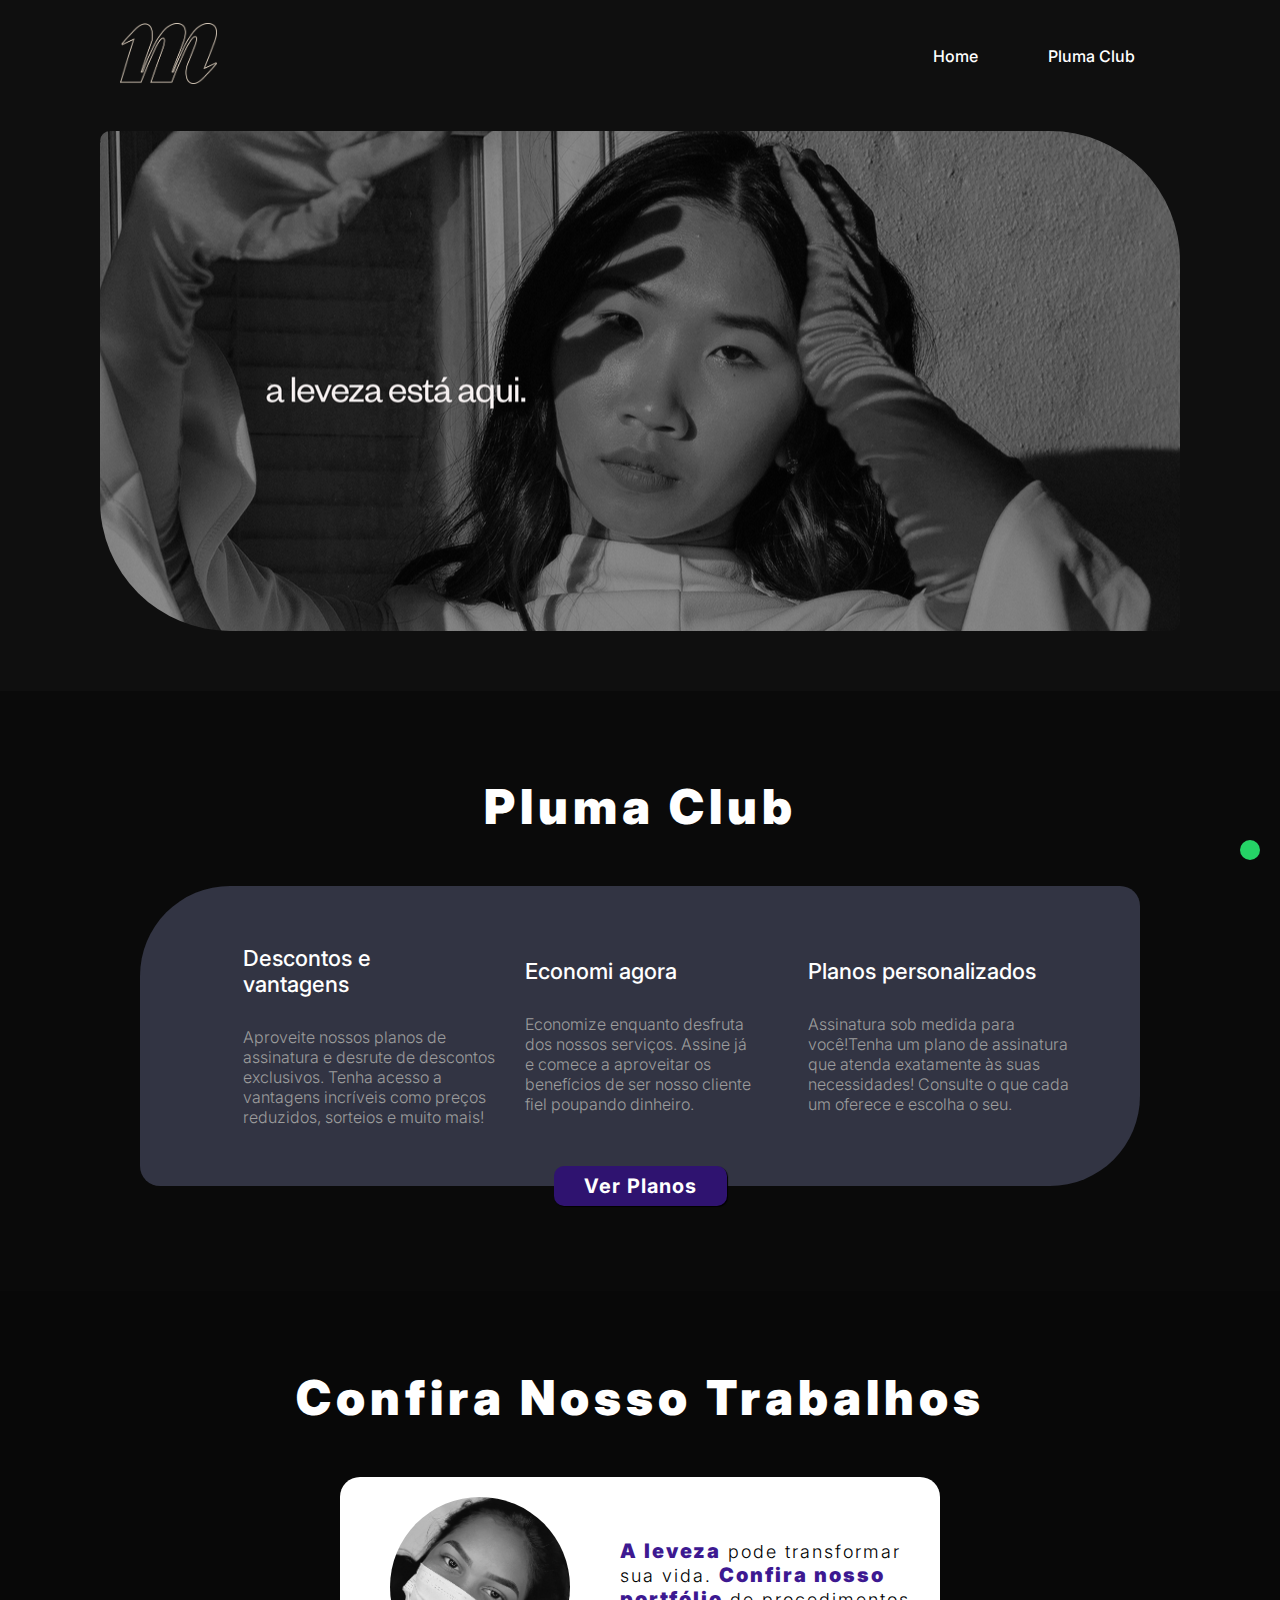
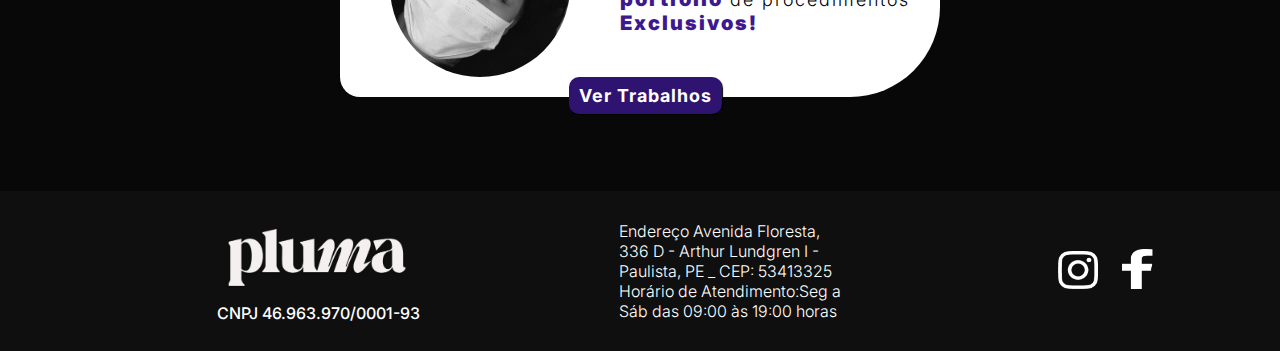
<file: index.html>
<!DOCTYPE html>
<html lang="pt-br">
<head>
    <meta charset="UTF-8">
    <meta http-equiv="X-UA-Compatible" content="IE=edge">
    <meta name="viewport" content="width=device-width, initial-scale=1.0">
    <link rel="stylesheet" href="src/css/reset.css">
    <link rel="stylesheet" href="src/css/style.css">
    <link rel="stylesheet" href="src/css/responsive.css">
    <link rel="stylesheet" href="https://cdnjs.cloudflare.com/ajax/libs/font-awesome/6.4.0/css/all.min.css" integrity="sha512-iecdLmaskl7CVkqkXNQ/ZH/XLlvWZOJyj7Yy7tcenmpD1ypASozpmT/E0iPtmFIB46ZmdtAc9eNBvH0H/ZpiBw==" crossorigin="anonymous" referrerpolicy="no-referrer" />
    <title>Pluma</title>
</head>
<body>
    <nav>
        <div class="logo-container">
            <a href="">
                <img src="src/images/Logo.png" alt="">
            </a>
        </div>

        <ul>
            <li><a href="/">Home</a></li>
            <li><a href="planos/index.html">Pluma Club</a></li>
            <!-- <li><a href="">Contato</a></li>
            <li><a href="">Bloq</a></li>
            <li><a href="">Quem Somos</a></li> -->
        </ul>
    </nav>

    <section class="hero">
        <div class="image"></div>
    </section>

    <section class="club">

        <h1>Pluma Club</h1>

        <div class="box">
            
            <div class="text">
                <h2>Descontos e vantagens</h2>

                <p>
                    Aproveite nossos planos de assinatura e desrute de descontos exclusivos. Tenha acesso a vantagens incríveis como preços reduzidos, sorteios e muito mais!
                </p>
            </div>

            <div class="text">
                <h2>Economi agora</h2>

                <p class="id">
                    Economize enquanto desfruta dos nossos serviços. Assine já e comece a aproveitar os benefícios de ser nosso cliente fiel poupando dinheiro.
                </p>
            </div>

            <div class="text">
                <h2>Planos personalizados</h2>

                <p>
                    Assinatura sob medida para você!Tenha um plano de assinatura que atenda exatamente às suas necessidades! Consulte o que cada um oferece e escolha o seu.
                </p>
            </div>

        </div>
        
        <a class="btn-club" href="planos/index.html">Ver Planos</a>        
    </section>

    <section class="jobs club">
        
        <h1>Confira Nosso Trabalhos</h1>
        <div class="container">
            
            <img src="src/images/job2.jpeg" alt="" width="180px">
            
            <div>
                <p class="legenda">
                    <span>A leveza</span> pode transformar sua vida. 
                    <span>Confira nosso portfólio</span> de procedimentos <span>Exclusivos!</span>
                </p>
            </div>

        </div>
        
        <a  href="https://sites.google.com/view/portfolioplumaestudio/trabalhos?authuser=0&pli=1" target="_blank">Ver Trabalhos</a>
    </section>

    <footer>
        <div class="logo-container">
            <a href="">
                <img src="src/images/Asset pluma.png" alt="">
                <p>CNPJ 46.963.970/0001-93</p>
            </a>
        </div>

        <div class="text">
            <p>
                Endereço
                Avenida Floresta, 336 D - Arthur Lundgren I - Paulista, PE _ CEP: 53413325
                Horário de Atendimento:Seg a Sáb das 09:00 às 19:00 horas
            </p>
        </div>
        
        <div>

            <a href="">
                <img src="src/images/facebook.png" width="60" alt="">
            </a>

            <a href="">
                <img src="src/images/Vector.png" height="60" alt="">

            </a>
        </div>
    </footer>

        <a href="https://api.whatsapp.com/message/UJ5OMLB6ZOW6E1?autoload=1&app_absent=0" target="_blank">
            <i class="fa-brands fa-whatsapp"></i>
        </a>
    
</body>


</html>
</file>
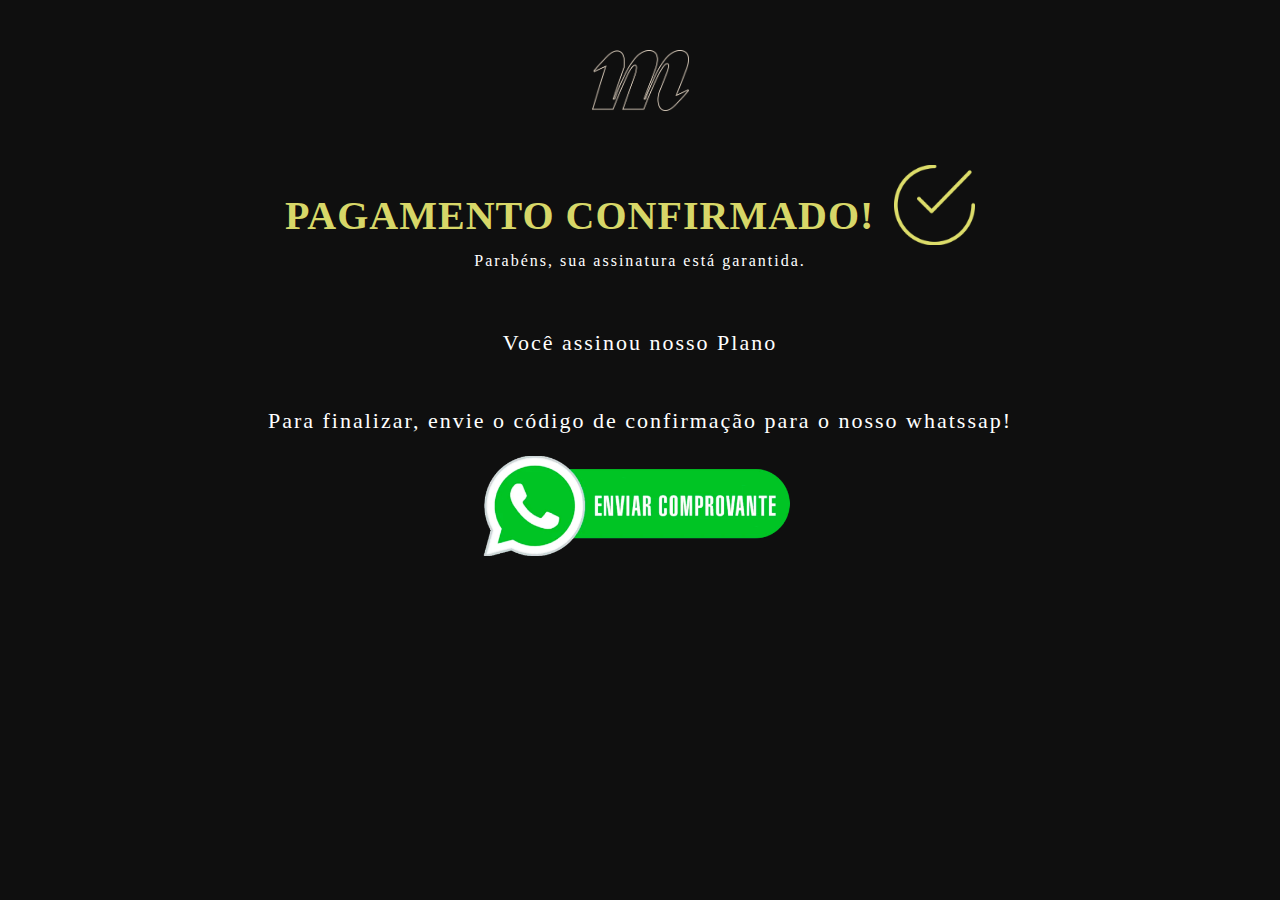
<file: pagamento/index.html>
<!DOCTYPE html>
<html lang="pt-br">
<head>
    <meta charset="UTF-8">
    <meta http-equiv="X-UA-Compatible" content="IE=edge">
    <meta name="viewport" content="width=device-width, initial-scale=1.0">
    <link rel="stylesheet" href="https://cdnjs.cloudflare.com/ajax/libs/font-awesome/6.4.0/css/all.min.css" integrity="sha512-iecdLmaskl7CVkqkXNQ/ZH/XLlvWZOJyj7Yy7tcenmpD1ypASozpmT/E0iPtmFIB46ZmdtAc9eNBvH0H/ZpiBw==" crossorigin="anonymous" referrerpolicy="no-referrer" />
    <link rel="stylesheet" href="style.css">
    <link rel="stylesheet" href="responsive.css">
    <title>Pluma</title>
</head>
<body>

    <nav>
        <a href="">
            <img src="../src/images/Logo.png" alt="">
        </a>
    </nav>
    
    <div class="container">
        <h1>PAGAMENTO CONFIRMADO!</h1>        
        <img class="img2" src="Asset 49 1.png" alt="">
    </div>

    <div class="container2">
        <p>Parabéns, sua assinatura está garantida.</p>

    </div>
    
    <div class="container2 font">
        
        <p>
            <br>
            <br>
            Você assinou nosso Plano
            <br>
            <br>
            <br>
            Para finalizar, envie o código de confirmação para o nosso whatssap!
        </p>

    </div>

    <div class="container2">
        <a href="">
            <img src="Enviar-comprovante 1.png" alt="" height="100">
        </a>

    </div>

    
</body>
</html>
</file>
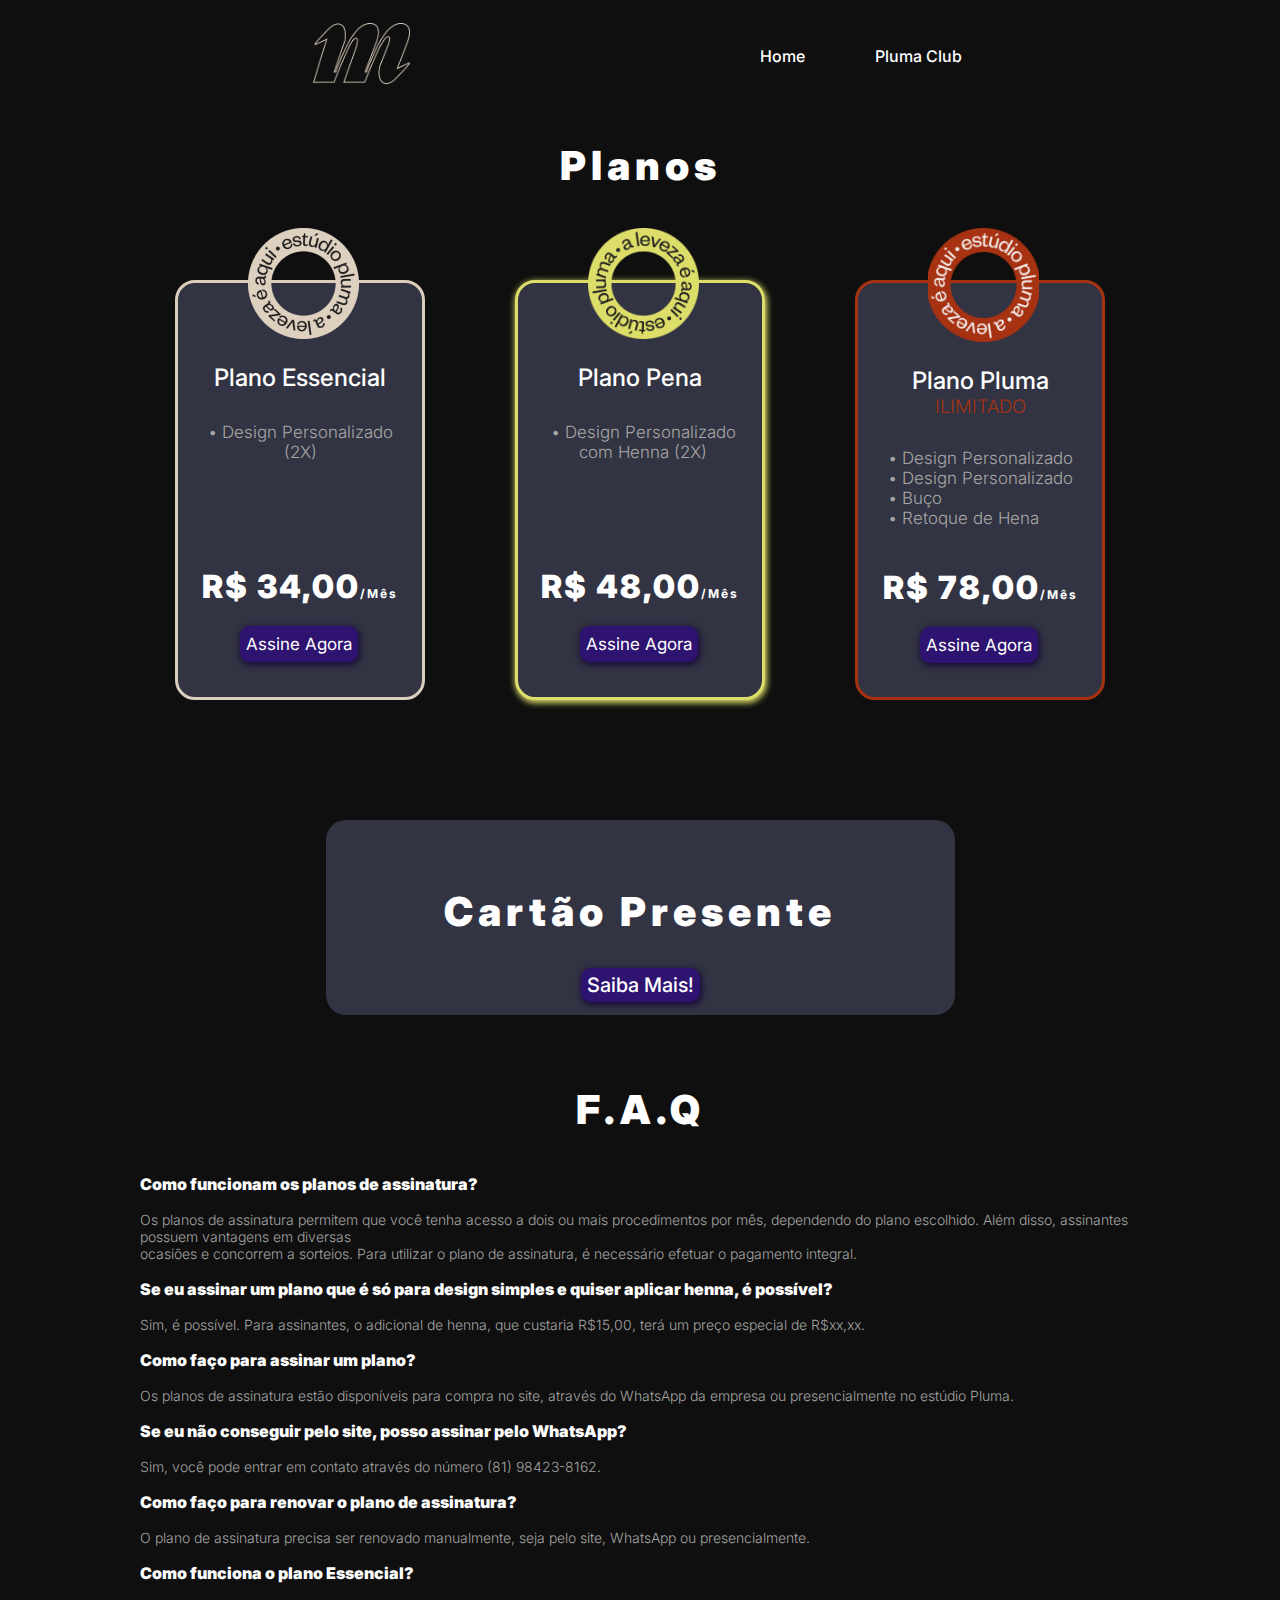
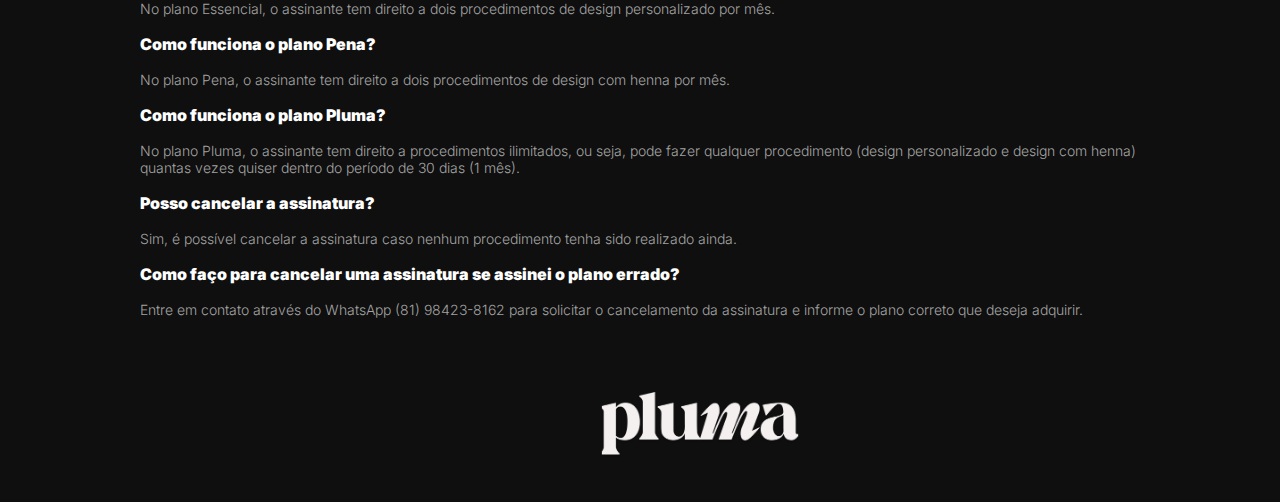
<file: planos/index.html>
<!DOCTYPE html>
<html lang="pt-br">
<head>
    <meta charset="UTF-8">
    <meta http-equiv="X-UA-Compatible" content="IE=edge">
    <meta name="viewport" content="width=device-width, initial-scale=1.0">
    <link rel="stylesheet" href="../src/css/reset.css">
    <link rel="stylesheet" href="style.css">
    <link rel="stylesheet" href="responsive.css">
    <link rel="stylesheet" href="../src/css/responsive.css">
    <link rel="stylesheet" href="https://cdnjs.cloudflare.com/ajax/libs/font-awesome/6.4.0/css/all.min.css" integrity="sha512-iecdLmaskl7CVkqkXNQ/ZH/XLlvWZOJyj7Yy7tcenmpD1ypASozpmT/E0iPtmFIB46ZmdtAc9eNBvH0H/ZpiBw==" crossorigin="anonymous" referrerpolicy="no-referrer" />
    <title>Pluma</title>
</head>
<body>
    <nav>
        <div class="logo-container">
            <a href="../index.html">
                <img src="../src/images/Logo.png" alt="">
            </a>
        </div>

        <ul>
            <li><a href="../index.html">Home</a></li>
            <li><a href="">Pluma Club</a></li>
        </ul>
    </nav>
    <section class="planos">
        <h1>Planos</h1>

        <div class="container"> 
            <div class="shield act1">
                <img src="Asset 10 1.png" alt="">
                
                <div class="title">                    
                    <h2>Plano Essencial</h2>
                </div>

                <div class="box">

                    <p class="desc">• Design Personalizado (2X)</p>
                </div>

                <p class="price text-edit1">R$ 34,00<span>/Mês</span></p>

                <a class="btn" href="https://mpago.la/24nwoLt">Assine Agora</a>
            </div>
            <div class="shield act2">
                <img src="Asset 11 1.png" alt="">

                <div class="title">
                    <h2>Plano Pena</h2>
                </div>

                <p class="desc2">• Design Personalizado com Henna (2X)</p>
                
                <p class="price text-edit">R$ 48,00<span>/Mês</span></p>

                <a class="btn" href="">Assine Agora</a>
                
            </div>
            <div class="shield act3">
                <img src="Asset 12 1.png" alt="">

                <div class="title">
                    <h2>Plano Pluma</h2>
                    <h3 style="color: #a73212;">ILIMITADO</h3>
                </div>

                <div class="box">

                    <p class="asset12">
                        
                        • Design Personalizado <br>
                        • Design Personalizado <br>
                        • Buço <br>
                        • Retoque de Hena
                    </p>
                </div>

                <p class="price">R$ 78,00<span>/Mês</span></p>

                <a class="btn" href="">Assine Agora</a>
            </div>
        </div>
    </section>
    
    <section class="gif">
        
        <div class="box">
            <h1>
                <i class="fa-solid fa-gift" style="color: #eae31f;"></i>
                Cartão Presente

            </h1>
            <a href="https://sites.google.com/view/portfolioplumaestudio/cart%C3%A3o-presente?authuser=0" target="_blank">Saiba Mais!</a>
        </div>

    </section>

    <section class="faq">

        <h1 class="title">F.A.Q</h1>
        <div class="faq-box">

            
            <p>
                <span>Como funcionam os planos de assinatura?</span><br><br>
                Os planos de assinatura permitem que você tenha acesso a dois ou mais procedimentos por mês, dependendo do plano escolhido. Além disso, assinantes possuem vantagens em diversas <br> 
                ocasiões e concorrem a sorteios. Para utilizar o plano de assinatura, é necessário efetuar o pagamento integral. <br> <br>
                
                <span>Se eu assinar um plano que é só para design simples e quiser aplicar henna, é possível?</span><br><br>
                Sim, é possível. Para assinantes, o adicional de henna, que custaria R$15,00, terá um preço especial de R$xx,xx. <br><br>
                
                <span>Como faço para assinar um plano?</span><br><br>
                Os planos de assinatura estão disponíveis para compra no site, através do WhatsApp da empresa ou presencialmente no estúdio Pluma. <br><br>
                
                <span>Se eu não conseguir pelo site, posso assinar pelo WhatsApp?</span><br><br>
                Sim, você pode entrar em contato através do número (81) 98423-8162. <br><br>
                
                <span>Como faço para renovar o plano de assinatura?</span><br><br>
                O plano de assinatura precisa ser renovado manualmente, seja pelo site, WhatsApp ou presencialmente. <br><br>
                
                <span>Como funciona o plano Essencial?</span><br><br>
                No plano Essencial, o assinante tem direito a dois procedimentos de design personalizado por mês. <br><br>
                
                <span>Como funciona o plano Pena?</span><br><br>
                No plano Pena, o assinante tem direito a dois procedimentos de design com henna por mês. <br><br>

                <span>Como funciona o plano Pluma?</span><br><br>
                No plano Pluma, o assinante tem direito a procedimentos ilimitados, ou seja, pode fazer qualquer procedimento (design personalizado e design com henna) quantas vezes quiser dentro do período de 30 dias (1 mês). <br><br>

                <span>Posso cancelar a assinatura?</span><br><br>
                Sim, é possível cancelar a assinatura caso nenhum procedimento tenha sido realizado ainda. <br><br>
                
                <span>Como faço para cancelar uma assinatura se assinei o plano errado?</span><br><br>
                Entre em contato através do WhatsApp (81) 98423-8162 para solicitar o cancelamento da assinatura e informe o plano correto que deseja adquirir. <br><br><br>
            </p>
        </div>
    </section>

    <footer>
        <div class="logo-container">
            <a href="">
                <img src="../src/images/Asset pluma.png" alt="">
            </a>
        </div>
    </footer>
    
</body>


</html>
</file>
<file: src/css/style.css>
html{
    height: 100vh;
    background-color: #0f0f0f;
}

nav{
    display: flex;
    align-items: center;
    justify-content: space-between;
    padding: 20px;
    font-family: 'Inter', sans-serif;
    height: 111px;
}

nav ul, li{
    display: flex;
    margin-right: 60px;
}

nav ul li a{
    padding: 5px;
    font-weight: 500;
}


.logo-container img{
    width: 97px;
    margin-left: 100px;   
}

.logo-container p{
    margin-left: 100px;
    font-weight: 500;
}

.hero{
    display: flex;
    justify-content: center;
    height: 580px;
}

.hero .image{
    margin-top: 20px;
    width: 1080px;
    height: 500px;
    background: url(../images/pluma_2.png) center center no-repeat;
    border-radius: 10px 130px 10px 130px;
    
}

.club{
    display: flex;
    flex-direction: column;
    justify-content: center;
    align-items: center;
    background-color: #0a0a0a;
    height: 600px;
}

.club h1{
    margin-bottom: 50px;
    color: white;
    font-weight: 900;
    letter-spacing: 5px;
    font-size: 48px;
}

.club .box{
    display: flex;
    align-items: center;
    justify-content: space-evenly;
    background-color: #323443;
    width: 1000px;
    height: 300px;
    border-radius: 90px 20px 90px 20px;
    color: white;
    padding: 0 50px;
}

.club .box p{
    color: #9c9c9c;
    margin-top: 30px;
    height: 100px;
    width: 270px;
}

.club .box .id{
    width: 230px;

}

.club .box h2{
    font-size: 22px;
    font-weight: 500;
}


.club .box .text{
    display: flex;
    flex-direction: column;
    justify-content: center;
    width: 230px;
    height: 10px;
}

.club .btn-club{
    margin-top: -20px;
    font-size: 20px;
    padding: 8px 30px;
    box-shadow: 1px 1px 1px black;
    border-radius: 10px;
    background-color: #2f1370;
    font-weight: 700;
    letter-spacing: 1px;
}

.club .btn-club:hover{
    background-color: #3d1991;
}

.jobs{
    background-color: #080808;
    height: 500px;
}

.jobs .container{
    display: flex;
    align-items: center;
    justify-content: space-around;
    gap: 50px;
    border-radius: 20px 20px 90px 20px;
    background-color: white;
    width: 600px;
    height: 220px;
    padding: 20px 30px;

}

.jobs .container img{
    border-radius: 120px 120px 120px 120px;
    margin-left: 20px;
    -webkit-filter: grayscale(100%);
    filter: grayscale(100%);    
}

.jobs .container .legenda{
    font-size: 18px;
    letter-spacing: 2px;
    width: 300px;
}

.jobs a{
    display: block;
    font-size: 18px;
    padding: 8px 10px;
    margin-top: -20px;
    margin-left: 10px;
    box-shadow: 1px 1px 1px black;
    border-radius: 10px;
    background-color: #2f1370;
    font-weight: 700;
    letter-spacing: 1px;
}

.jobs a:hover{
    background-color: #3d1991;
}

.jobs .container .legenda span{
    color: #3d1991;
    font-size: 20px;
    font-weight: 900;
}



.jobs .container .shield{
    width: 250px;
    height: 420px;
    background-color: #0f0f0f;
    box-shadow: 1px 1px 1px black;
    border-radius: 20px 20px;
}

.jobs .container .shield p{
    text-align: justify;
    padding: 10px 10px;
    color: white;
}

.jobs .container .shield .img{
    height: 280px;
    border-radius: 20px 20px;
}

.jobs .container .shield img{
    border-radius: 20px 20px 0 0;
}

/* .jobs .container .shield .img.job1{
    background: url(../images/job1.jpeg) center center no-repeat;
} */

footer{
    display: flex;
    align-items: center;
    justify-content: space-around;
    padding: 20px;
    height: 160px;
}

footer div img{
   padding: 10px;
   
}

footer .logo-container img{
    width: 200px;
}

footer .text{
    width: 240px;
    color: white;

}

footer .text p{
    padding: 5px;
}

i{
    position: fixed;
    font-size: 40px;
    background-color: #25d366;
    border-radius: 90px;
    bottom: 40px;
    right: 20px;
    color: white;
    padding: 10px;
    z-index: 1000;
}
</file>
<file: src/css/responsive.css>
@media (max-width: 1110px){

    .hero .image{
      width: 900px;
      height: 400px;
      margin-top: 20px;
    }

    .club h1{
        font-size: 38px;
    }

    .club .box{
        width: 800px;
        height: 260px;
    }

    .club .box h2{
        font-size: 18px;
        font-weight: 500;
    }

    .club .box p{
      font-size: 12px;
      width: 150px;
    }
    
    .club .box .id{
        width: 150px;
    
    }

    .club .box .text{
        width: 180px;
        height: 10px;
    }

    .club .btn-club{
       font-size: 15px;
    }
}

@media (max-width: 912px){

    .hero{
        height: 450px;
    }
    .hero .image{
        width: 750px;
        height: 350px;
        margin-top: 20px;
      }
}

@media (max-width: 800px){

    .hero{
       height: 370px;
    }

    .hero .image{
        width: 650px;
        height: 300px;
        margin-top: 20px;
      }

    .club .box{
        
        width: 650px;
        height: 220px;
    }

    .club .box h2{
        font-size: 18px;
        font-weight: 500;
    }

    .club .box p{
      font-size: 10px;
      width: 140px;
    }
    
    .club .box .id{
        width: 140px;
    
    }

    .club .box .text{
        width: 180px;
        height: 10px;
        margin-left: 20px;
    }

    .club .btn-club{
       font-size: 15px;
    }
}

@media (max-width: 680px){
    .hero{
        height: 370px;
     }
 
     .hero .image{
         width: 550px;
         height: 270px;
         margin-top: 20px;
    }

    .club{
        height: 650px;
    }

    .club .box{
        flex-direction: column;
        width: 250px;
        height: 500px;
        border-radius: 20px;
        gap: 30px;
    }

    .club .box h2{
        font-size: 18px;
        font-weight: 500;
        
    }

    .club .box p{
      font-size: 10px;
      width: auto;
      margin-top: 8px;
    }
    
    .club .box .id{
        width: auto;
    
    }

    .club .box .text{
        width: 180px;
        height: 10px;
        margin-left: 20px;
    }

    .club .btn-club{
       font-size: 18px;
       padding: 8px 10px;
    }
    
}

@media (max-width: 627px){

    nav{
        flex-direction: column;
        height: auto;
        background-color: #080808;
    }
    
    nav ul, li{
        display: block;
        text-align: center;
        margin-right: 0px;
        margin-top: 15px;
        padding: 10px;
    }
    
    nav ul li a{
        padding: 5px;
    }
    
    .logo-container img{
        margin-left: 0px;
        margin-top: 10px;  
    }

    .hero .image{
        margin-top: 50px;
    }

    .jobs{
        background-color: #080808;
        height: 650px;
    }

    .jobs h1{
        width: 350px;
        text-align: center;
    }
    
    .jobs .container{
        flex-direction: column;
        gap: 10px;
        border-radius: 30px 30px 30px 30px;
        width: 250px;
        height: 420px;
        padding: 0;
    
    }

    .jobs .container .legenda{
        font-size: 18px;
        letter-spacing: 2px;
        width: 200px;
        text-align: center;
        margin-bottom: 30px;
    }

    .jobs a{
        display: block;
        font-size: 18px;
        padding: 8px 5px;
        margin-top: -20px;
        margin-left: 10px;
        
    }

    footer{
        flex-direction: column;
        height: 300px;
    }

    footer .logo-container a img{
        margin-left: 10px;
    }

    footer .logo-container a p{
        margin-left: 13px;
    }

    footer .text{
        margin-left: 13px;
    }

    
}

@media (max-width: 530px) {

    .hero{
        background: url(../images/pluma_2_resized.png) center center no-repeat;
        height: 340px;
    }
    .hero .image{
        display: none;
        margin-top: px;
        width: 80%;
        
        background: url(../images/pluma_2_resized.png) center center no-repeat;
        border-radius: 10px;
        
    }
}
</file>
<file: pagamento/style.css>
html{
    height: 100vh;
    background-color: #0f0f0f;
}

nav{
    display: flex;
    justify-content: center;
    margin-top: 50px;
}

nav a img{
    
    width: 97px;
}
.container{
    display: flex;
    justify-content: center;
    margin-top: 50px;
}

h1{
    color: #D7D768;
    font-size: 40px;
    letter-spacing: 1px;
}

.img2{
    height: 80px;
    padding: 0 20px;
}

.container2{
    display: flex;
    justify-content: center;
    margin-top: -30px;
    letter-spacing: 2px;
    color: white;
}

.container2.font{
    font-size: 22px;
    text-align: center;
}

.container2 img{
    margin-top: 30px;
}
</file>
<file: pagamento/responsive.css>
@media (max-width: 765px){


    h1{
        font-size: 30px;
    }

    .img2{
        height: 50px;
        margin-top: 10px;
    }

    .container2 img{
       height: 90px;
    }
    
}


@media (max-width: 570px) {
    
    h1{
        width: 220px;
    }

    .img2{
        height: 50px;
        margin-top: 30px;
    }
}
</file>
<file: planos/style.css>
@import url('https://fonts.googleapis.com/css2?family=Inter:wght@300;400;500;700;800;900&display=swap');

@import url('https://fonts.googleapis.com/css2?family=Karla:wght@300;500;700;800&display=swap');

@import url('https://fonts.googleapis.com/css2?family=Poppins:wght@300;400;500;600;700;800&display=swap');


html{
    height: 100vh;
    background-color: #0f0f0f;
    font-family: 'Inter', sans-serif;
}

nav{
    display: flex;
    align-items: center;
    justify-content: space-around;
    padding: 20px;
    height: 111px;
}

nav ul, li{
    display: flex;
    margin-right: 60px;
}

nav ul li a{
    padding: 5px;
    list-style: 1px red;
    font-weight: 500;
}

.logo-container img{
    width: 97px;
    margin-left: 120px;   
}

.planos{
    display: flex;
    align-items: center;
    justify-content: center;
    flex-direction: column;
    color: white;
}

h1{
    margin: 30px 0 40px 0;
    font-size: 40px;
    font-weight: 900;
    letter-spacing: 5px;
}

.planos .container{
    display: flex;
    gap: 90px;
    margin-top: 50px;
}

.planos .container .shield{
    width: 250px;
    height: 420px;
    border-radius: 20px 20px;
    background-color: #323443;
    border: 3px solid #3c3d50;
}

.planos .container .shield .box .desc{
    display: flex;
    justify-content: center;
    width: 220px;
    text-align: center;
}

.planos .container .shield .desc2{
   justify-content: center;
    width: 210px;
    margin: 30px 20px;
    padding: 0 10px;
    text-align: center;
}

.planos .container .shield.act1{
    border: 3px solid #dacdbc;
}

.planos .container .shield.act2{
    border: 3px solid #dddd6a;
    box-shadow: 1px 2px 6px 1px #dddd6a;
}

.planos .container .shield.act3{
    border: 3px solid #a73212;
}

.planos .container .shield img{
    margin: -55px 0 0 70px ;
    width: 111px;
}

.planos .container .shield .title{
    text-align: center;
    margin-top: 20px;
}

.planos .container .shield .title h2{
    font-weight: 500;
}

.planos .container .shield p{
    color: #a7a6a4;
    margin-top: 20px;
    text-align: justify;
    padding: 10px;
    font-size: 17px;
}

.planos .container .shield .box{
    display: flex;
    justify-content: center;
}

.planos .container .shield .asset12{
   
}

.planos .container .shield .price{
    font-size: 32px;
    color: white;
    font-weight: 900;
    margin-top: 20px;
    text-align: center;
    letter-spacing: 2px;
}

.planos .container .shield .price span{
    font-size: 12px;
    font-weight: 700;
}

.planos .container .shield .price.text-edit{
    margin-top: 95px;
}

.planos .container .shield .price.text-edit1{
    margin-top: 85px;
}

.planos .container .shield .btn{
    display: inline-block;
    margin: 10px 62px;
    padding: 8px 6px;
    font-weight: bolder;
    border-radius: 10px;
    background-color: #2f1370;
    box-shadow: 1px 2px 6px 1px #190a3b;
    font-size: 17px;
    font-weight: bolder;
}

.planos .container .shield .btn:hover{
    background-color: #3d1991;
    transition: 0.2s ease-in-out;
}

.gif{
    color: white;
    display: flex;
    justify-content: center;
}

.gif .box{
    display: flex;
    flex-direction: column;
    align-items: center;
    justify-content: center;
    height: 195px;
    width: 629px;
    margin-top: 120px;
    background-color: #323443;
    border-radius: 20px;
}

.gif .box h1{
    margin-top: 50px;
}

.gif .box i{font-size: 50px;;}

.gif .box a{
    display: inline-block;
    margin: 5px 90px;
    margin-top: -10px;
    padding: 5px 6px;
    font-weight: bolder;
    border-radius: 10px;
    background-color: #2f1370;
    box-shadow: 1px 2px 6px 1px #190a3b;
    font-size: 20px;
    font-weight: 500;
}

.gif .box a:hover{
    background-color: #3d1991;
    transition: 0.3s ease-in-out;
}

.faq{
    display: flex;
    align-items: center;
    flex-direction: column;
    margin-top: 40px;
    justify-content: center;
    color: white;
    

}


.faq .faq-box p{
    width: 1000px;  
    font-size: 14px;
    color: #a3a3a3;
}

.faq span{
    font-size: 16px;
    font-weight: 900;
    color: #ffffff;
}

footer{
    display: flex;
    justify-content: center;
    align-items: center;
    width: 100%;
    height: 150px;
}

footer .logo-container a img{
    width: 200px;
}
</file>
<file: planos/responsive.css>
@media (max-width: 765px){
    

    .planos{
        flex-direction: column;
    }

    .planos .container{
        flex-direction: column;
    }

    .gif{
        justify-content: center;
        align-items: center;
  
    }

    .gif .box{
        
        justify-content: center;
        align-items: center;
        align-items: center;

    }

    .gif .box h1{
        margin-top: 50px;
        font-size: 25px;
    }

    .gif .box i{font-size: 25px;;}


    .faq .faq-box p{
        width: 500px;  
        font-size: 14px;
        color: #a3a3a3;
    }
}


@media (max-width: 550px){

    .faq .faq-box p{
        width: 250px;
    }
}
</file>
